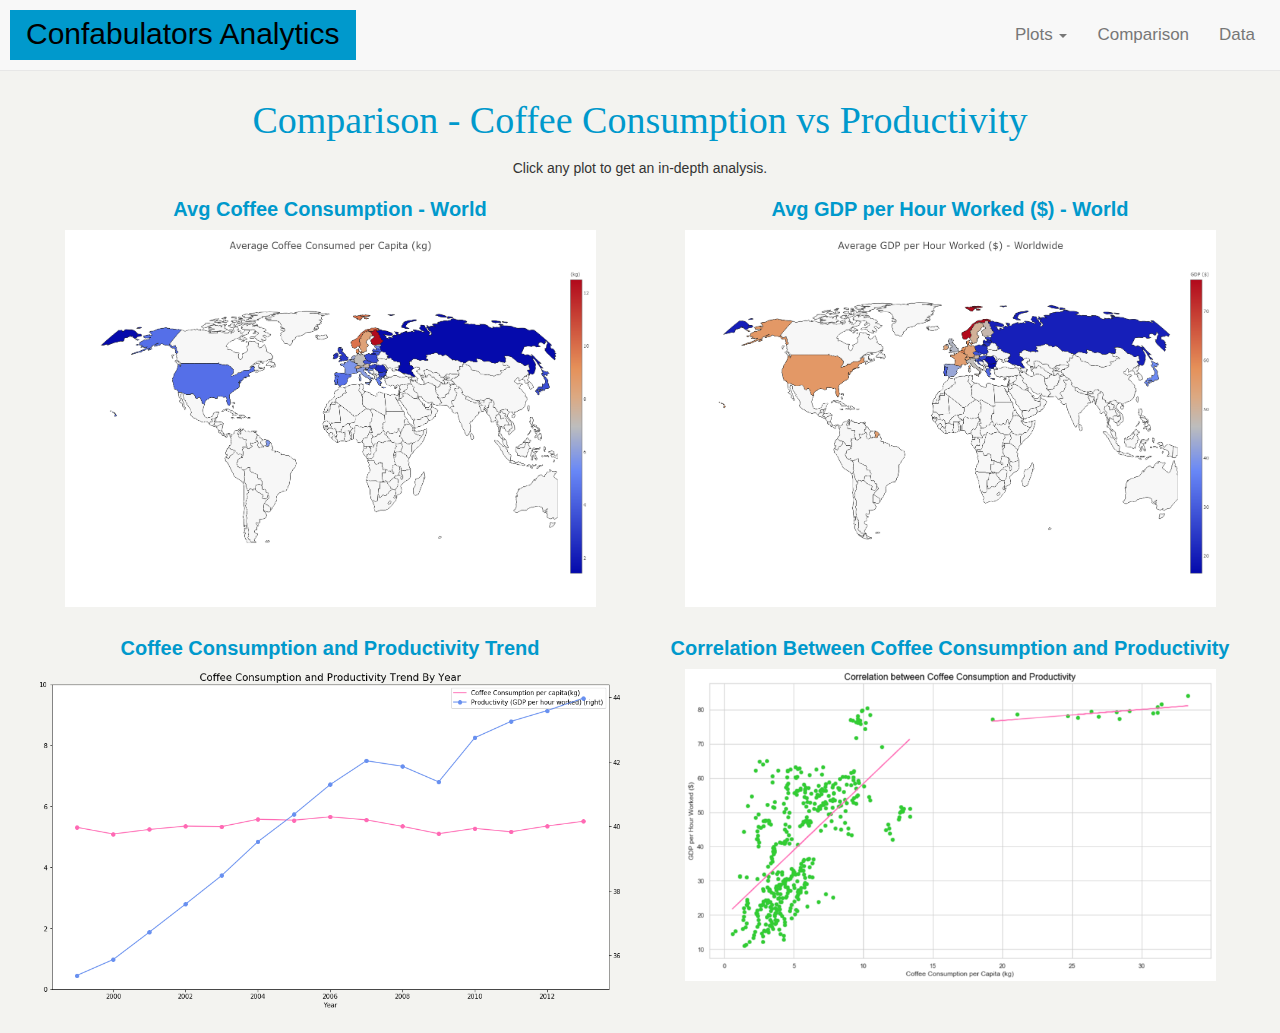
<file: comparison_page.html>
<!DOCTYPE html>
<html lang="en">
<head>
    <meta charset="UTF-8">
    <!-- adding meta tag for viewport and width to help with multiple sized device layouts -->
    <meta name="viewport" content="width=device-width, initial-scale=1, shrink-to-fit=no">
    <!-- Bring in our bootstrap stylesheet -->
    <link rel="stylesheet" href="https://maxcdn.bootstrapcdn.com/bootstrap/3.3.7/css/bootstrap.min.css" integrity="sha384-BVYiiSIFeK1dGmJRAkycuHAHRg32OmUcww7on3RYdg4Va+PmSTsz/K68vbdEjh4u" crossorigin="anonymous">
    <link rel="stylesheet" href="styles.css">
    <script src="https://maxcdn.bootstrapcdn.com/bootstrap/3.3.7/js/bootstrap.min.js"></script>
    <script src="https://ajax.googleapis.com/ajax/libs/jquery/1.12.4/jquery.min.js"></script>


    <title>Supporting Data</title>
</head>

<body>
<nav class="navbar navbar-default navbar-fixed-top">
    <div class="container-fluid">
        <div class="navbar-header">
              
                <button type="button" class="navbar-toggle collapsed"  data-toggle="collapse" data-target="#smNav">
                    <span class="icon-bar"></span>
                    <span class="icon-bar"></span>
                    <span class="icon-bar"></span>
                </button> 
                <a class="navbar-brand brand" href="index.html">Confabulators Analytics</a>
        </div> <!-- navbar header-->
        <div class="collapse navbar-collapse" id="smNav">
         <ul class="nav navbar-nav navbar-right">
            <li class="dropdown">
                <a class="dropdown-toggle" role="button" data-toggle="dropdown" href="#">Plots
                    <span class="caret"></span>
                </a>
                <ul class="dropdown-menu">
                   
                    <li><a href="viz1_page.html">Consumption</a></li>
                    <li><a href="vis2_page.html">GDP</a></li>
                    <li><a href="viz3_page.html">Trend</a></li>
                    <li><a href="vis4_page.html"> Correlation</a></li>
                </ul><!-- dropown -->
            </li>
            <li><a href="comparison_page.html">Comparison</a></li>
            <li><a href="data_page.html">Data</a></li>
          </ul>
        </div> <!-- collapse-->
    </div>  <!-- container fluid-->
</nav>

<div class="container-fluid text-center mt-200">
    
    <h2>Comparison - Coffee Consumption vs Productivity</h2>
    <!-- using the "lead" class to make paragraph more prominent -->
    <p>Click any plot to get an in-depth analysis.</p>

<div class="row">
        <div class="col-sm-6">
            <h4>Avg Coffee Consumption - World</h4>
            <a href="viz1_page.html" title="Avg Coffee Consumption - World"> <img class="img-responsive" src="avg_consumption_world.png"  alt="Avg Coffee Consumption Worldwide" style="width:90%"></a><br></div>
        <div class="col-sm-6">
            <h4>Avg GDP per Hour Worked ($) - World</h4>
            <a href="vis2_page.html" title="Avg GDP per Hour Worked ($) - World"> <img class="img-responsive" src="gdp_world.png"  alt="Avg GDP per Hour Worked ($) - World" style="width:90%"></a>
        </div> <!-- col -->
    </div> 
    <div class="row">    
        <div class="col-sm-6">
                <h4>Coffee Consumption and Productivity Trend</h4>
                <a href="viz3_page.html" title="World View"> <img class="img-responsive" src="ComparTrend.png"  alt="Avg Coffee Consumption Worldwide" style="width:100%"></a></div>
            <div class="col-sm-6">  
                <h4>Correlation Between Coffee Consumption and Productivity</h4>
                <a href="vis4_page.html" title="Correlation"> <img class="img-responsive" src="correlation.png"  alt="Avg Coffee Consumption Worldwide" style="width:90%"></a>

        </div> <!-- col -->
    </div> <!-- row -->
    
</div> <!-- end top div-->
</body>
</html>
</file>
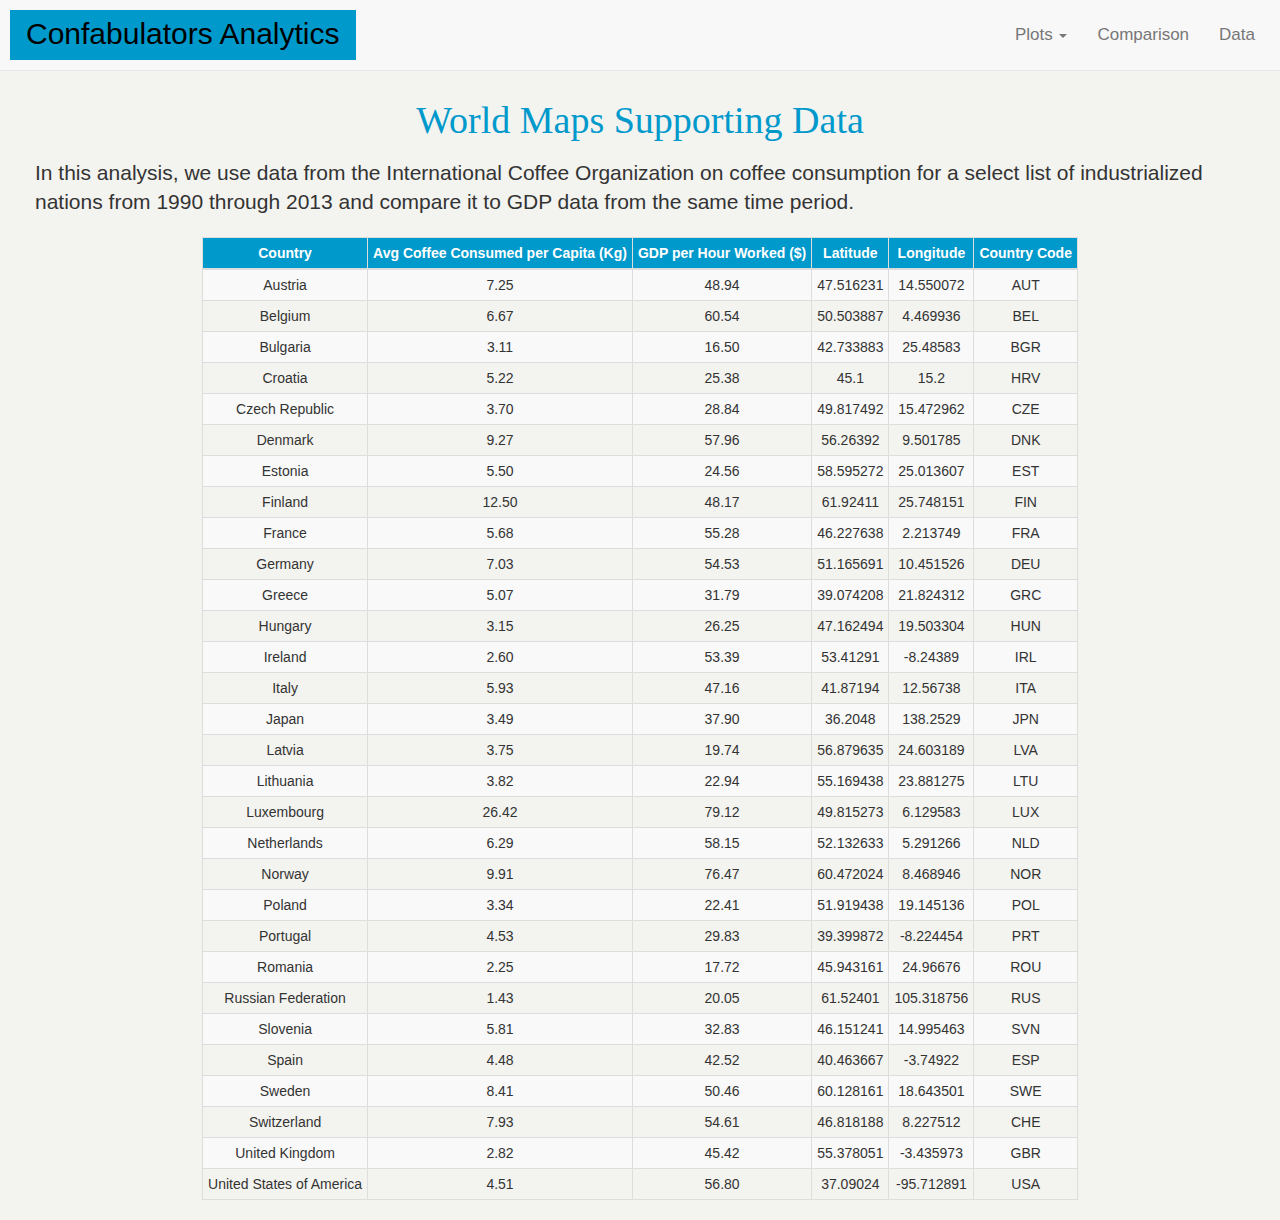
<file: data_page.html>
<!DOCTYPE html>
<html lang="en">
<head>
    <meta charset="UTF-8">
    <!-- adding meta tag for viewport and width to help with multiple sized device layouts -->
    <meta name="viewport" content="width=device-width, initial-scale=1, shrink-to-fit=no">
    <!-- Bring in our bootstrap stylesheet -->
    <link rel="stylesheet" href="https://maxcdn.bootstrapcdn.com/bootstrap/3.3.7/css/bootstrap.min.css" integrity="sha384-BVYiiSIFeK1dGmJRAkycuHAHRg32OmUcww7on3RYdg4Va+PmSTsz/K68vbdEjh4u" crossorigin="anonymous">
    <link rel="stylesheet" href="styles.css">
    <script src="https://maxcdn.bootstrapcdn.com/bootstrap/3.3.7/js/bootstrap.min.js"></script>
    <script src="https://ajax.googleapis.com/ajax/libs/jquery/1.12.4/jquery.min.js"></script>


    <title>Supporting Data</title>
</head>

<body>
<nav class="navbar navbar-default navbar-fixed-top">
    <div class="container-fluid">
        <div class="navbar-header">
              
                <button type="button" class="navbar-toggle collapsed"  data-toggle="collapse" data-target="#smNav">
                    <span class="icon-bar"></span>
                    <span class="icon-bar"></span>
                    <span class="icon-bar"></span>
                </button> 
                <a class="navbar-brand brand" href="index.html">Confabulators Analytics</a>
        </div> <!-- navbar header-->
        <div class="collapse navbar-collapse" id="smNav">
         <ul class="nav navbar-nav navbar-right">
            <li class="dropdown">
                <a class="dropdown-toggle" role="button" data-toggle="dropdown" href="#">Plots
                    <span class="caret"></span>
                </a>
                <ul class="dropdown-menu">
                   
                    <li><a href="viz1_page.html">Consumption</a></li>
                    <li><a href="vis2_page.html">GDP</a></li>
                    <li><a href="viz3_page.html">Trend</a></li>
                    <li><a href="vis4_page.html"> Correlation</a></li>
                </ul><!-- dropown -->
            </li>
            <li><a href="comparison_page.html">Comparison</a></li>
            <li><a href="data_page.html">Data</a></li>
          </ul>
        </div> <!-- collapse-->
    </div>  <!-- container fluid-->
</nav>
<div class="container-fluid text-left mt-200">
    
            <h2>World Maps Supporting Data</h2>
            <!-- using the "lead" class to make paragraph more prominent -->
            <p class="lead">In this analysis, we use data from the International Coffee Organization on coffee consumption for a select list of industrialized nations from 1990 through 2013 and compare it to GDP data from the same time period.</p>
      
</div> <!--container for h2-->
</div> <!-- end top div-->


<!-- inserting table containing data used for analytics, original file was csv, used XmlGrid to 
    convert to basic html. Use Boostrap & CSS to enhance table -->
<div class ="content table-responsive-sm table-full-width padding mt=30">
    <table align="center" class="table-condensed table-bordered table-striped table-hover ">
        <thead>
            <tr style="text-align:center;">
                <th>Country</th>
                <th>Avg Coffee Consumed per Capita (Kg)</th>
                <th>GDP per Hour Worked ($)</th>
                <th>Latitude</th>
                <th>Longitude</th>
                <th>Country Code</th>
            </tr>
        </thead>
        <tbody>
            <tr>
              <td>Austria</td>
              <td>7.25</td>
              <td>48.94</td>
              <td>47.516231</td>
              <td>14.550072</td>
              <td>AUT</td>
            </tr>
            <tr>
              <td>Belgium</td>
              <td>6.67</td>
              <td>60.54</td>
              <td>50.503887</td>
              <td>4.469936</td>
              <td>BEL</td>
            </tr>
            <tr>
              <td>Bulgaria</td>
              <td>3.11</td>
              <td>16.50</td>
              <td>42.733883</td>
              <td>25.48583</td>
              <td>BGR</td>
            </tr>
            <tr>
              <td>Croatia</td>
              <td>5.22</td>
              <td>25.38</td>
              <td>45.1</td>
              <td>15.2</td>
              <td>HRV</td>
            </tr>
            <tr>
              <td>Czech Republic</td>
              <td>3.70</td>
              <td>28.84</td>
              <td>49.817492</td>
              <td>15.472962</td>
              <td>CZE</td>
            </tr>
            <tr>
              <td>Denmark</td>
              <td>9.27</td>
              <td>57.96</td>
              <td>56.26392</td>
              <td>9.501785</td>
              <td>DNK</td>
            </tr>
            <tr>
              <td>Estonia</td>
              <td>5.50</td>
              <td>24.56</td>
              <td>58.595272</td>
              <td>25.013607</td>
              <td>EST</td>
            </tr>
            <tr>
              <td>Finland</td>
              <td>12.50</td>
              <td>48.17</td>
              <td>61.92411</td>
              <td>25.748151</td>
              <td>FIN</td>
            </tr>
            <tr>
              <td>France</td>
              <td>5.68</td>
              <td>55.28</td>
              <td>46.227638</td>
              <td>2.213749</td>
              <td>FRA</td>
            </tr>
            <tr>
              <td>Germany</td>
              <td>7.03</td>
              <td>54.53</td>
              <td>51.165691</td>
              <td>10.451526</td>
              <td>DEU</td>
            </tr>
            <tr>
              <td>Greece</td>
              <td>5.07</td>
              <td>31.79</td>
              <td>39.074208</td>
              <td>21.824312</td>
              <td>GRC</td>
            </tr>
            <tr>
              <td>Hungary</td>
              <td>3.15</td>
              <td>26.25</td>
              <td>47.162494</td>
              <td>19.503304</td>
              <td>HUN</td>
            </tr>
            <tr>
              <td>Ireland</td>
              <td>2.60</td>
              <td>53.39</td>
              <td>53.41291</td>
              <td>-8.24389</td>
              <td>IRL</td>
            </tr>
            <tr>
              <td>Italy</td>
              <td>5.93</td>
              <td>47.16</td>
              <td>41.87194</td>
              <td>12.56738</td>
              <td>ITA</td>
            </tr>
            <tr>
              <td>Japan</td>
              <td>3.49</td>
              <td>37.90</td>
              <td>36.2048</td>
              <td>138.2529</td>
              <td>JPN</td>
            </tr>
            <tr>
              <td>Latvia</td>
              <td>3.75</td>
              <td>19.74</td>
              <td>56.879635</td>
              <td>24.603189</td>
              <td>LVA</td>
            </tr>
            <tr>
              <td>Lithuania</td>
              <td>3.82</td>
              <td>22.94</td>
              <td>55.169438</td>
              <td>23.881275</td>
              <td>LTU</td>
            </tr>
            <tr>
              <td>Luxembourg</td>
              <td>26.42</td>
              <td>79.12</td>
              <td>49.815273</td>
              <td>6.129583</td>
              <td>LUX</td>
            </tr>
            <tr>
              <td>Netherlands</td>
              <td>6.29</td>
              <td>58.15</td>
              <td>52.132633</td>
              <td>5.291266</td>
              <td>NLD</td>
            </tr>
            <tr>
              <td>Norway</td>
              <td>9.91</td>
              <td>76.47</td>
              <td>60.472024</td>
              <td>8.468946</td>
              <td>NOR</td>
            </tr>
             <tr>
              <td>Poland</td>
              <td>3.34</td>
              <td>22.41</td>
              <td>51.919438</td>
              <td>19.145136</td>
              <td>POL</td>
            </tr>
            <tr>
              <td>Portugal</td>
              <td>4.53</td>
              <td>29.83</td>
              <td>39.399872</td>
              <td>-8.224454</td>
              <td>PRT</td>
            </tr>
            <tr>
              <td>Romania</td>
              <td>2.25</td>
              <td>17.72</td>
              <td>45.943161</td>
              <td>24.96676</td>
              <td>ROU</td>
            </tr>
            <tr>
              <td>Russian Federation</td>
              <td>1.43</td>
              <td>20.05</td>
              <td>61.52401</td>
              <td>105.318756</td>
              <td>RUS</td>
            </tr>
            <tr>
              <td>Slovenia</td>
              <td>5.81</td>
              <td>32.83</td>
              <td>46.151241</td>
              <td>14.995463</td>
              <td>SVN</td>
            </tr>
            <tr>
              <td>Spain</td>
              <td>4.48</td>
              <td>42.52</td>
              <td>40.463667</td>
              <td>-3.74922</td>
              <td>ESP</td>
            </tr>
            <tr>
              <td>Sweden</td>
              <td>8.41</td>
              <td>50.46</td>
              <td>60.128161</td>
              <td>18.643501</td>
              <td>SWE</td>
            </tr>
            <tr>
              <td>Switzerland</td>
              <td>7.93</td>
              <td>54.61</td>
              <td>46.818188</td>
              <td>8.227512</td>
              <td>CHE</td>
            </tr>
            <tr>
              <td>United Kingdom</td>
              <td>2.82</td>
              <td>45.42</td>
              <td>55.378051</td>
              <td>-3.435973</td>
              <td>GBR</td>
            </tr>
            <tr>
              <td>United States of America</td>
              <td>4.51</td>
              <td>56.80</td>
              <td>37.09024</td>
              <td>-95.712891</td>
              <td>USA</td>
            </tr>
        </tbody>
    </table>
</div> <!-- table-->





</body>
</html>
</file>
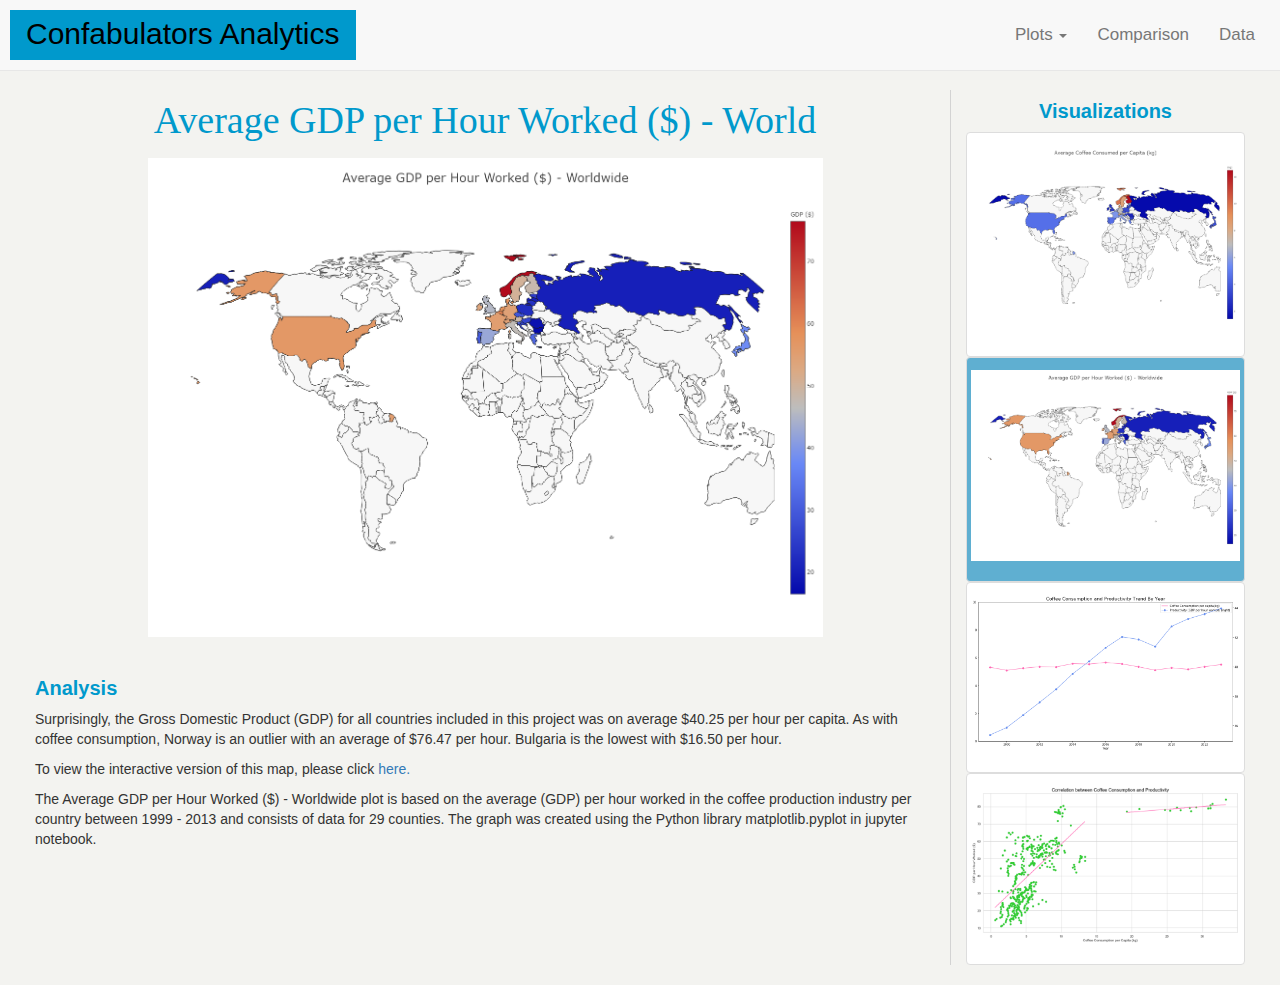
<file: vis2_page.html>
<!DOCTYPE html>
<html lang="en">
<head>
    <meta charset="UTF-8">
    <!-- adding meta tag for viewport and width to help with multiple sized device layouts -->
    <meta name="viewport" content="width=device-width, initial-scale=1, shrink-to-fit=no">
    <!-- Bring in our bootstrap stylesheet -->
    <link rel="stylesheet" href="https://maxcdn.bootstrapcdn.com/bootstrap/3.3.7/css/bootstrap.min.css" integrity="sha384-BVYiiSIFeK1dGmJRAkycuHAHRg32OmUcww7on3RYdg4Va+PmSTsz/K68vbdEjh4u" crossorigin="anonymous">
    <link rel="stylesheet" href="styles.css">
    <script src="https://maxcdn.bootstrapcdn.com/bootstrap/3.3.7/js/bootstrap.min.js"></script>
    <script src="https://ajax.googleapis.com/ajax/libs/jquery/1.12.4/jquery.min.js"></script>


    <title>Supporting Data</title>
</head>

<body>
<nav class="navbar navbar-default navbar-fixed-top">
    <div class="container-fluid">
        <div class="navbar-header">
              
                <button type="button" class="navbar-toggle collapsed"  data-toggle="collapse" data-target="#smNav">
                    <span class="icon-bar"></span>
                    <span class="icon-bar"></span>
                    <span class="icon-bar"></span>
                </button> 
                <a class="navbar-brand brand" href="index.html">Confabulators Analytics</a>
        </div> <!-- navbar header-->
        <div class="collapse navbar-collapse" id="smNav">
         <ul class="nav navbar-nav navbar-right">
            <li class="dropdown">
                <a class="dropdown-toggle" role="button" data-toggle="dropdown" href="#">Plots
                    <span class="caret"></span>
                </a>
                <ul class="dropdown-menu">
                   
                    <li><a href="viz1_page.html">Consumption</a></li>
                    <li><a href="vis2_page.html">GDP</a></li>
                    <li><a href="viz3_page.html">Trend</a></li>
                    <li><a href="vis4_page.html"> Correlation</a></li>
                </ul><!-- dropown -->
            </li>
            <li><a href="comparison_page.html">Comparison</a></li>
            <li><a href="data_page.html">Data</a></li>
          </ul>
        </div> <!-- collapse-->
    </div>  <!-- container fluid-->
</nav>
    
    <div class="container-fluid">
        <div class="row">
            <div class="col-sm-9">
                    <h2>Average GDP per Hour Worked ($) - World</h2>
                    <a href="#" title="Avg Coffee Consumption - World"> <img class="img-responsive" style="width:75%;" src="gdp_world.png"  alt="Avg Coffee Consumption Worldwide" style="width:100%"></a><br>
                
        
            <h3>Analysis</h3>
            <p>Surprisingly, the Gross Domestic Product (GDP) for all countries included in this project was on average $40.25 per hour per capita. As with coffee consumption, Norway is an outlier with an average of $76.47 per hour. Bulgaria is the lowest with $16.50 per hour. 
                <p>To view the interactive version of this map, please click <a href="https://plot.ly/~mosleykc/19/average-gdp-per-hour-worked-worldwide/#/" alt= "https://plot.ly/~mosleykc/19/average-gdp-per-hour-worked-worldwide/#/" target="_blank">here.</a></p>
            <p>The Average GDP per Hour Worked ($) - Worldwide plot is based on the average (GDP) per hour worked in the coffee production industry per country between 1999 - 2013 and consists of data for 29 counties. The graph was created using the Python library matplotlib.pyplot in jupyter notebook.
            </div><!--col-->
        
            <div class="col-sm-3 border"  >
                <h4>Visualizations</h4>
                
                <a href="viz1_page.html" title="Avg Coffee Consumption - World"> <img class="img-thumbnail" src="avg_consumption_world.png"  alt="Avg Coffee Consumption Worldwide" style="width:100%"></a><br>
                
                <a href="vis2_page.html" title="Avg GDP per Hour Worked ($) - World"> <img class="img-thumbnail active" src="gdp_world.png"  alt="Avg GDP per Hour Worked ($) - World" style="width:100%"></a><br>
                
                <a href="viz3_page.html" title="Avg Coffee Consumption and Productivity by Year"> <img class="img-thumbnail" src="ComparTrend.png"  alt="Avg Coffee Consumption Worldwide" style="width:100%"></a><br>
                
                <a href="vis4_page.html" title="Correlation Between Coffee Consumption and Productivity"> <img class="img-thumbnail" src="correlation.png"  alt="Correlation Between Coffee Consumption and Productivity" style="width:100%"></a><br>
                
            </div><!--img-->
        </div><!--end row-->
    </div><!--container-->
    
</div> <!-- end top div-->
</body>
</html>
</file>
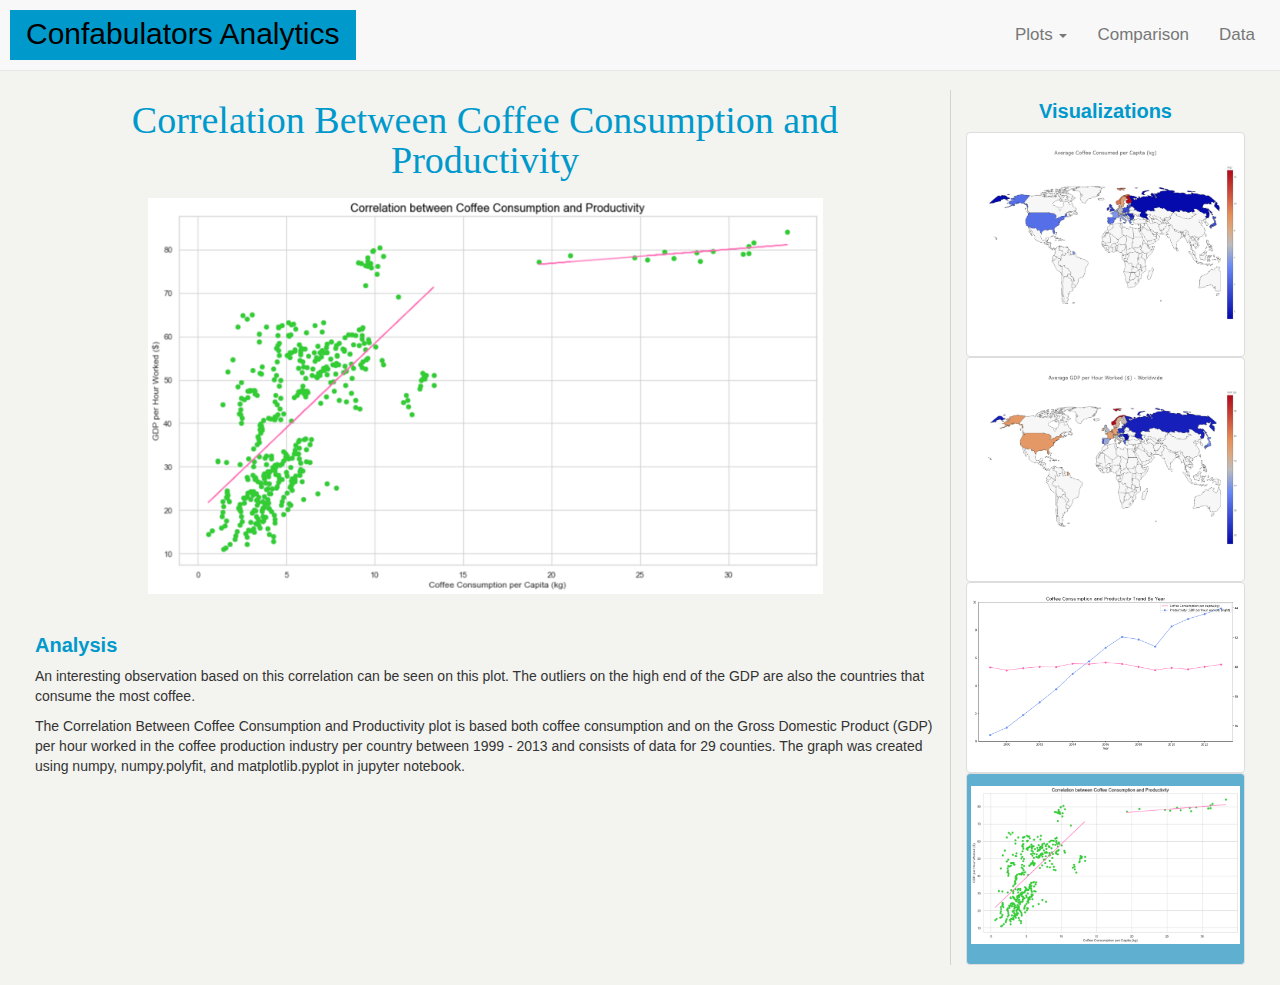
<file: vis4_page.html>
<!DOCTYPE html>
<html lang="en">
<head>
    <meta charset="UTF-8">
    <!-- adding meta tag for viewport and width to help with multiple sized device layouts -->
    <meta name="viewport" content="width=device-width, initial-scale=1, shrink-to-fit=no">
    <!-- Bring in our bootstrap stylesheet -->
    <link rel="stylesheet" href="https://maxcdn.bootstrapcdn.com/bootstrap/3.3.7/css/bootstrap.min.css" integrity="sha384-BVYiiSIFeK1dGmJRAkycuHAHRg32OmUcww7on3RYdg4Va+PmSTsz/K68vbdEjh4u" crossorigin="anonymous">
    <link rel="stylesheet" href="styles.css">
    <script src="https://maxcdn.bootstrapcdn.com/bootstrap/3.3.7/js/bootstrap.min.js"></script>
    <script src="https://ajax.googleapis.com/ajax/libs/jquery/1.12.4/jquery.min.js"></script>


    <title>Supporting Data</title>
</head>

<body>
<nav class="navbar navbar-default navbar-fixed-top">
    <div class="container-fluid">
        <div class="navbar-header">
              
                <button type="button" class="navbar-toggle collapsed"  data-toggle="collapse" data-target="#smNav">
                    <span class="icon-bar"></span>
                    <span class="icon-bar"></span>
                    <span class="icon-bar"></span>
                </button> 
                <a class="navbar-brand brand" href="index.html">Confabulators Analytics</a>
        </div> <!-- navbar header-->
        <div class="collapse navbar-collapse" id="smNav">
         <ul class="nav navbar-nav navbar-right">
            <li class="dropdown">
                <a class="dropdown-toggle" role="button" data-toggle="dropdown" href="#">Plots
                    <span class="caret"></span>
                </a>
                <ul class="dropdown-menu">
                   
                    <li><a href="viz1_page.html">Consumption</a></li>
                    <li><a href="vis2_page.html">GDP</a></li>
                    <li><a href="viz3_page.html">Trend</a></li>
                    <li><a href="vis4_page.html"> Correlation</a></li>
                </ul><!-- dropown -->
            </li>
            <li><a href="comparison_page.html">Comparison</a></li>
            <li><a href="data_page.html">Data</a></li>
          </ul>
        </div> <!-- collapse-->
    </div>  <!-- container fluid-->
</nav>
    
    <div class="container-fluid">
        <div class="row">
            <div class="col-sm-9">
                    <h2>Correlation Between Coffee Consumption and Productivity</h2>
                    <a href="#" title="Correlation Between Coffee Consumption and Productivity"> <img class="img-responsive" style="width:75%;" src="correlation.png"  alt="Correlation Between Coffee Consumption and Productivity" style="width:100%"></a><br>
                
        
            <h3>Analysis</h3>
            <p>An interesting observation based on this correlation can be seen on this plot. The outliers on the high end of the GDP are also the countries that consume the most coffee. 
              
            <p>The Correlation Between Coffee Consumption and Productivity plot is based both coffee consumption and on the Gross Domestic Product (GDP) per hour worked in the coffee production industry per country between 1999 - 2013 and consists of data for 29 counties. The graph was created using numpy, numpy.polyfit, and matplotlib.pyplot in jupyter notebook.
            </div><!--col-->
        
            <div class="col-sm-3 border"  >
                <h4>Visualizations</h4>
                
                <a href="viz1_page.html" title="Avg Coffee Consumption - World"> <img class="img-thumbnail" src="avg_consumption_world.png"  alt="Avg Coffee Consumption Worldwide" style="width:100%"></a><br>
                
                <a href="vis2_page.html" title="Avg GDP per Hour Worked ($) - World"> <img class="img-thumbnail" src="gdp_world.png"  alt="Avg GDP per Hour Worked ($) - World" style="width:100%"></a><br>
                
                <a href="viz3_page.html" title="Avg Coffee Consumption and Productivity by Year"> <img class="img-thumbnail" src="ComparTrend.png"  alt="Avg Coffee Consumption Worldwide" style="width:100%"></a><br>
                
                <a href="vis4_page.html" title="Correlation Between Coffee Consumption and Productivity"> <img class="img-thumbnail active" src="correlation.png"  alt="Correlation Between Coffee Consumption and Productivity" style="width:100%"></a><br>
                
            </div><!--img-->
        </div><!--end row-->
    </div><!--container-->
    
</div> <!-- end top div-->
</body>
</html>
</file>
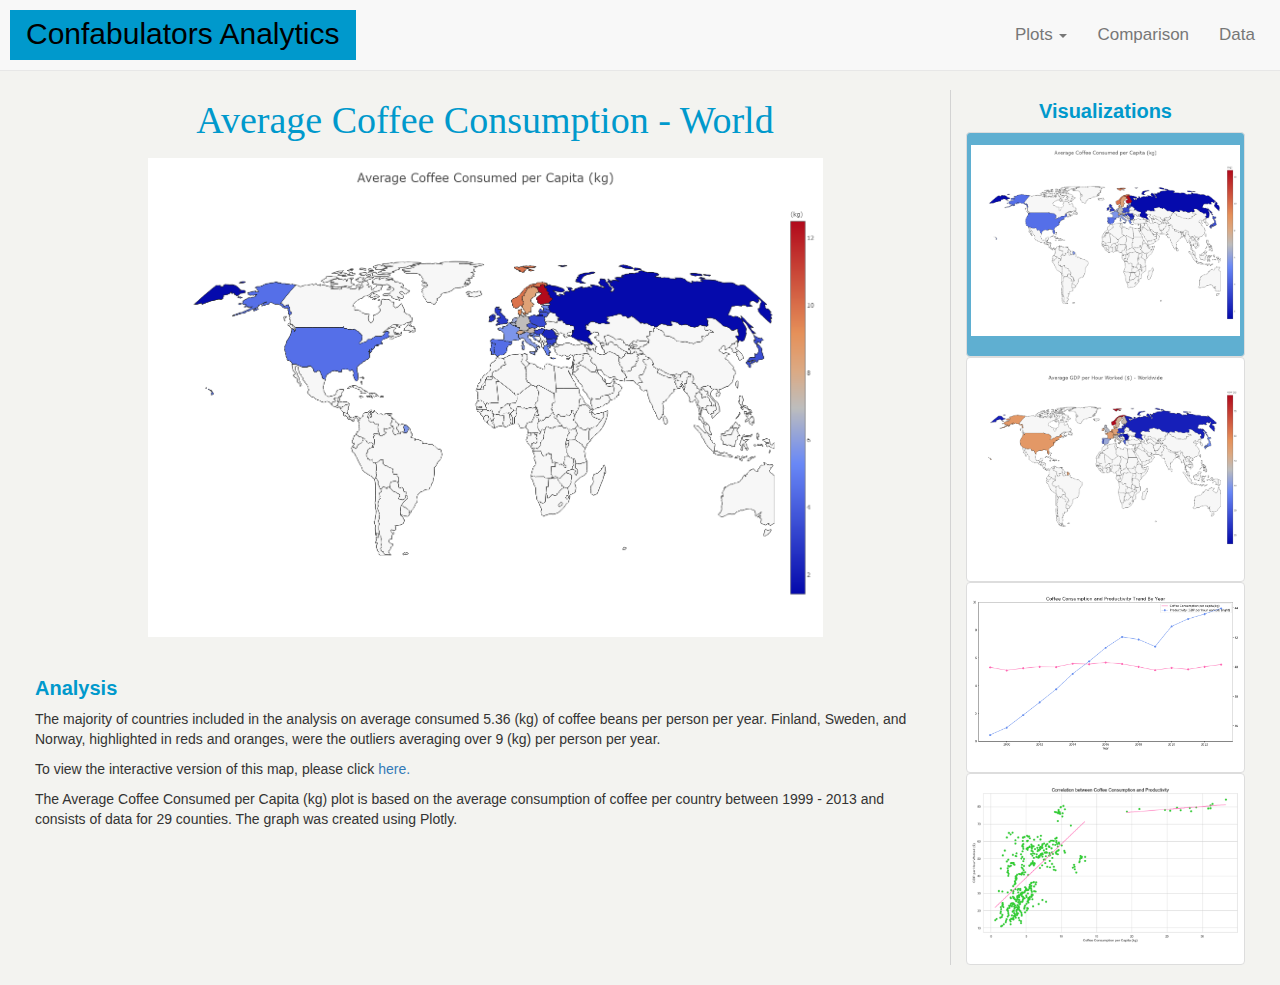
<file: viz1_page.html>
<!DOCTYPE html>
<html lang="en">
<head>
    <meta charset="UTF-8">
    <!-- adding meta tag for viewport and width to help with multiple sized device layouts -->
    <meta name="viewport" content="width=device-width, initial-scale=1, shrink-to-fit=no">
    <!-- Bring in our bootstrap stylesheet -->
    <link rel="stylesheet" href="https://maxcdn.bootstrapcdn.com/bootstrap/3.3.7/css/bootstrap.min.css" integrity="sha384-BVYiiSIFeK1dGmJRAkycuHAHRg32OmUcww7on3RYdg4Va+PmSTsz/K68vbdEjh4u" crossorigin="anonymous">
    <link rel="stylesheet" href="styles.css">
    <script src="https://maxcdn.bootstrapcdn.com/bootstrap/3.3.7/js/bootstrap.min.js"></script>
    <script src="https://ajax.googleapis.com/ajax/libs/jquery/1.12.4/jquery.min.js"></script>


    <title>Supporting Data</title>
</head>

<body>
<nav class="navbar navbar-default navbar-fixed-top">
    <div class="container-fluid">
        <div class="navbar-header">
              
                <button type="button" class="navbar-toggle collapsed"  data-toggle="collapse" data-target="#smNav">
                    <span class="icon-bar"></span>
                    <span class="icon-bar"></span>
                    <span class="icon-bar"></span>
                </button> 
                <a class="navbar-brand brand" href="index.html">Confabulators Analytics</a>
        </div> <!-- navbar header-->
        <div class="collapse navbar-collapse" id="smNav">
         <ul class="nav navbar-nav navbar-right">
            <li class="dropdown">
                <a class="dropdown-toggle" role="button" data-toggle="dropdown" href="#">Plots
                    <span class="caret"></span>
                </a>
                <ul class="dropdown-menu">
                   
                    <li><a href="viz1_page.html">Consumption</a></li>
                    <li><a href="vis2_page.html">GDP</a></li>
                    <li><a href="viz3_page.html">Trend</a></li>
                    <li><a href="vis4_page.html"> Correlation</a></li>
                </ul><!-- dropown -->
            </li>
            <li><a href="comparison_page.html">Comparison</a></li>
            <li><a href="data_page.html">Data</a></li>
          </ul>
        </div> <!-- collapse-->
    </div>  <!-- container fluid-->
</nav>
    
    <div class="container-fluid">
        <div class="row">
            <div class="col-sm-9">
                    <h2>Average Coffee Consumption - World</h2>
                    <a href="#" title="Avg Coffee Consumption - World"> <img class="img-responsive" style="width:75%;" src="avg_consumption_world.png"  alt="Avg Coffee Consumption Worldwide" style="width:100%"></a><br>
                
        
            <h3>Analysis</h3>
            <p>The majority of countries included in the analysis on average consumed 5.36 (kg) of coffee beans per person per year. Finland, Sweden, and Norway, highlighted in reds and oranges, were the outliers averaging over 9 (kg) per person per year.</p>
                <p>To view the interactive version of this map, please click <a href=https://plot.ly/~mosleykc/15/average-coffee-consumed-per-capita-kg/#plot alt= "https://plot.ly/~mosleykc/15/average-coffee-consumed-per-capita-kg/#plot" target="_blank">here.</a></p>
            <p>The Average Coffee Consumed per Capita (kg) plot is based on the average consumption of coffee per country between 1999 - 2013 and consists of data for 29 counties. The graph was created using Plotly.
            </div><!--col-->
        
            <div class="col-sm-3 border"  >
                <h4>Visualizations</h4>
                
                <a href="viz1_page.html" title="Avg Coffee Consumption - World"> <img class="img-thumbnail active" src="avg_consumption_world.png"  alt="Avg Coffee Consumption Worldwide" style="width:100%"></a><br>
                
                <a href="vis2_page.html" title="Avg GDP per Hour Worked ($) - World"> <img class="img-thumbnail" src="gdp_world.png"  alt="Avg GDP per Hour Worked ($) - World" style="width:100%"></a><br>
                
                <a href="viz3_page.html" title="Avg Coffee Consumption and Productivity by Year"> <img class="img-thumbnail" src="ComparTrend.png"  alt="Avg Coffee Consumption Worldwide" style="width:100%"></a><br>
                
                <a href="vis4_page.html" title="Correlation Between Coffee Consumption and Productivity"> <img class="img-thumbnail" src="correlation.png"  alt="Correlation Between Coffee Consumption and Productivity" style="width:100%"></a><br>
                
            </div><!--img-->
        </div><!--end row-->
    </div><!--container-->
    
</div> <!-- end top div-->
</body>
</html>
</file>
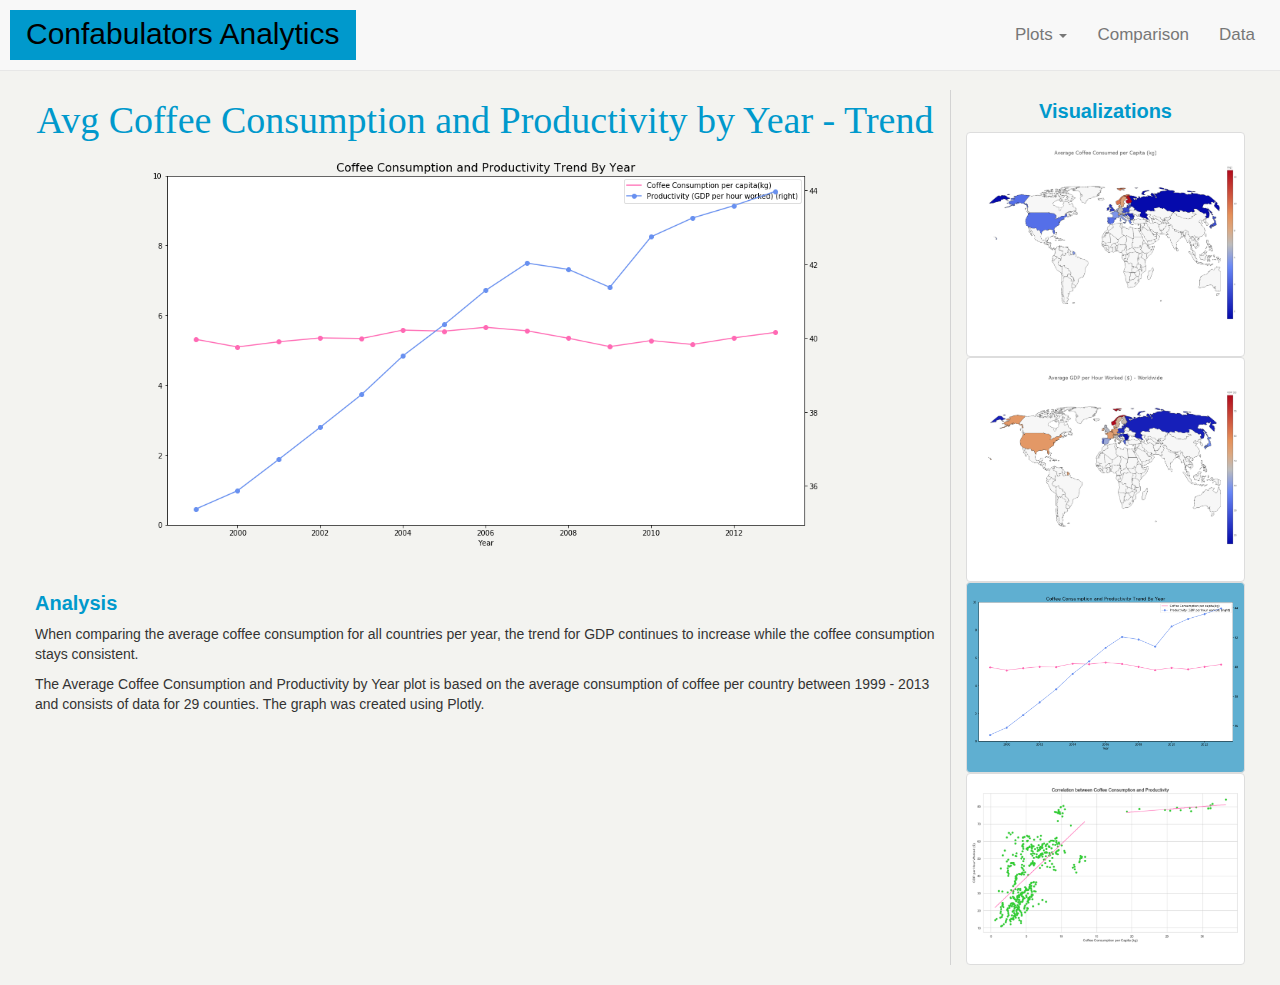
<file: viz3_page.html>
<!DOCTYPE html>
<html lang="en">
<head>
    <meta charset="UTF-8">
    <!-- adding meta tag for viewport and width to help with multiple sized device layouts -->
    <meta name="viewport" content="width=device-width, initial-scale=1, shrink-to-fit=no">
    <!-- Bring in our bootstrap stylesheet -->
    <link rel="stylesheet" href="https://maxcdn.bootstrapcdn.com/bootstrap/3.3.7/css/bootstrap.min.css" integrity="sha384-BVYiiSIFeK1dGmJRAkycuHAHRg32OmUcww7on3RYdg4Va+PmSTsz/K68vbdEjh4u" crossorigin="anonymous">
    <link rel="stylesheet" href="styles.css">
    <script src="https://maxcdn.bootstrapcdn.com/bootstrap/3.3.7/js/bootstrap.min.js"></script>
    <script src="https://ajax.googleapis.com/ajax/libs/jquery/1.12.4/jquery.min.js"></script>


    <title>Supporting Data</title>
</head>

<body>
<nav class="navbar navbar-default navbar-fixed-top">
    <div class="container-fluid">
        <div class="navbar-header">
              
                <button type="button" class="navbar-toggle collapsed"  data-toggle="collapse" data-target="#smNav">
                    <span class="icon-bar"></span>
                    <span class="icon-bar"></span>
                    <span class="icon-bar"></span>
                </button> 
                <a class="navbar-brand brand" href="index.html">Confabulators Analytics</a>
        </div> <!-- navbar header-->
        <div class="collapse navbar-collapse" id="smNav">
         <ul class="nav navbar-nav navbar-right">
            <li class="dropdown">
                <a class="dropdown-toggle" role="button" data-toggle="dropdown" href="#">Plots
                    <span class="caret"></span>
                </a>
                <ul class="dropdown-menu">
                   
                    <li><a href="viz1_page.html">Consumption</a></li>
                    <li><a href="vis2_page.html">GDP</a></li>
                    <li><a href="viz3_page.html">Trend</a></li>
                    <li><a href="vis4_page.html"> Correlation</a></li>
                </ul><!-- dropown -->
            </li>
            <li><a href="comparison_page.html">Comparison</a></li>
            <li><a href="data_page.html">Data</a></li>
          </ul>
        </div> <!-- collapse-->
    </div>  <!-- container fluid-->
</nav>
    
    <div class="container-fluid">
        <div class="row">
            <div class="col-sm-9">
                    <h2>Avg Coffee Consumption and Productivity by Year - Trend</h2>
                    <a href="#" title="Avg Coffee Consumption and Productivity by Year"> <img class="img-responsive" style="width:75%;" src="ComparTrend.png"  alt="Avg Coffee Consumption and Productivity by Year - Trend" style="width:100%"></a><br>
                
        
            <h3>Analysis</h3>
            <p>When comparing the average coffee consumption for all countries per year, the trend for GDP continues to increase while the coffee consumption stays consistent.
                
            <p>The Average Coffee Consumption and Productivity by Year plot is based on the average consumption of coffee per country between 1999 - 2013 and consists of data for 29 counties. The graph was created using Plotly.
            </div><!--col-->
        
            <div class="col-sm-3 border"  >
                <h4>Visualizations</h4>
                
                <a href="viz1_page.html" title="Avg Coffee Consumption - World"> <img class="img-thumbnail" src="avg_consumption_world.png"  alt="Avg Coffee Consumption Worldwide" style="width:100%"></a><br>
                
                <a href="vis2_page.html" title="Avg GDP per Hour Worked ($) - World"> <img class="img-thumbnail" src="gdp_world.png"  alt="Avg GDP per Hour Worked ($) - World" style="width:100%"></a><br>
                
                <a href="viz3_page.html" title="Avg Coffee Consumption and Productivity by Year"> <img class="img-thumbnail active" src="ComparTrend.png"  alt="Avg Coffee Consumption Worldwide" style="width:100%"></a><br>
                
                <a href="vis4_page.html" title="Correlation Between Coffee Consumption and Productivity"> <img class="img-thumbnail" src="correlation.png"  alt="Correlation Between Coffee Consumption and Productivity" style="width:100%"></a><br>
                
            </div><!--img-->
        </div><!--end row-->
    </div><!--container-->
    
</div> <!-- end top div-->
</body>
</html>
</file>
<file: styles.css>
/* Making the body background color pure white */
body {
  background: rgb(243, 243, 240);
  padding-top:90px;
  padding-bottom:20px;
  padding-left:20px;
  padding-right:20px;
}

h1 {
  font-size: 80px;
}

/* Adding color to h2 tags */
 h2 {
    font-size: 38px;
    text-align: center;
    margin: 10px 0px 18px 0px; 
    line-height: 40px;
    font-weight: 500;
    color: #0099cc;
    font-family: OpenSans-Semibold;
  }

h3 {
  font-size: 20px;
  font-weight: bold;
  text-align: left;
  color: #0099cc;
}

h4 {
  font-size: 20px;
  font-weight: bold;
  text-align: center;
  color: #0099cc;
}



table, th, td {
  border: 1px solid black;
  text-align: center;
  }

table.a {
  table-layout: fixed;
  width: 100%;  
}




/*adding styling and coordinating color to column header tag */
thead {
  padding-top: 12px;
  padding-bottom: 12px;
  text-align: center;
  background-color: #0099cc;
  color: white;
}

img {
  display: block;
  margin-left: auto;
  margin-right: auto;
  width: 40%;
}

iframe:focus { 
  outline: none;
}

iframe[seamless] { 
  display: block;
}

tbody tr:hover {
  background-color:darkslategray;
}



.list-group {
  background-color: #cdcdcd;
}

.card-header {
  font-size: 20px;
  font-weight: bold;
  text-align: left; 
  padding-bottom: 12px;
  padding-top: 5px;
  color: #0099cc;
 }

.row {
  border:1px lightgray;
}

.border {
  border-left: 1px solid lightgray;
}

.center {
  display: block;
  margin-left: auto;
  margin-right: auto;
  width: 50%;
}


/* Giving our navbar some padding and a background color */
.navbar {
 padding: 10px;

 overflow: hidden;
 max-height: 80px;
 text-align: center;
}

.navbar-brand.brand {
  font-size: 30px;
  color:black;
  background: #0099cc;
}

.navbar-toggle {
  margin-top: 23px;
  padding: 9px 10px !important;
}

.img-thumbnail {
  padding-top: 12px;
  padding-bottom: 20px;
}
/* Making our navbar ul's inline-block elements this makes it so we can have multiple on the same line. 
Floats could have been used too 
 .navbar a {
  display: inline-block;
  padding: 20px;
  margin-right: 10px;
  margin-left: 10px;
  cursor: pointer;
  background: #0099cc;
  font-size: 20px;
  border-radius: 3px;
}*/

/* Getting rid of the default link styles here */
 /*.navbar li a {
  color: #000;
  text-decoration: none;
}*/

/* Styling the header, giving it a height, a background color, and some top padding */
.header {
  height: 100px;
  padding-top: 20px;
  background: #cdcdcd;
}

/* Centering our h1 tag inside our header, giving it a little padding, removing its margin */
.header h1 {
  padding: 0px;
  margin: 0;
  color: #5fafd1;
  text-align: center;   
  }






.navbar.navbar-8 .navbar-toggler-icon {
  background-image: url('https://mdbootstrap.com/img/svg/hamburger4.svg?color=1729B0');
  }


  .navbar a {
    /*float: left;*/
    display: block;
    color: black;
    text-align: center;
    padding: 14px 16px;
    text-decoration: none;
    font-size: 17px;
  }
  
  .navbar a:hover {
    background-color: #5fafd1;
    color: black;
  }
  
  .active {
    background-color: #5fafd1;
    color: black;
  }
  
  .navbar .icon {
    display: none;
  }
  
/* Dropdown Button */
.dropbtn {
  background-color: #4CAF50;
  color: white;
  padding: 16px;
  font-size: 16px;
  border: none;
}

/* The container <div> - needed to position the dropdown content */
.dropdown {
  position: relative;
  display: inline-block;
}

/* Dropdown Content (Hidden by Default) */
.dropdown-content {
  display: none;
  position: absolute;
  background-color: #f1f1f1;
  min-width: 160px;
  box-shadow: 0px 8px 16px 0px rgba(0,0,0,0.2);
  z-index: 1;
}

/* Links inside the dropdown */
.dropdown-content a {
  color: black;
  padding: 12px 16px;
  text-decoration: none;
  display: block;
}



/* Change color of dropdown links on hover */
.dropdown-content a:hover {background-color: #ddd;}

/* Show the dropdown menu on hover */
.dropdown:hover .dropdown-content {display: block;}

/* Change the background color of the dropdown button when the dropdown content is shown */
.dropdown:hover .dropbtn {background-color: #3e8e41;}


  @media screen and (max-width: 600px) {
    .navbar a:not(:first-child) {display: none;}
    .navbar a.icon {
      float: right;
      display: block;
    }
  }
  
  @media screen and (max-width: 600px) {
    .navbar.responsive {position: relative;}
    .navbar.responsive .icon {
      position: absolute;
      right: 0;
      top: 0;
    }
    .navbar.responsive a {
      float: none;
      display: block;
      text-align: left;
    }
  }
/* Adding media queries to show the drop-down, and hide the navbar when the screen is smaller than 480 pixels */
@media (max-width: 480px) {
  .navbar li {
    padding: 10px 0;
  }

   .navbar ul {
    visibility: hidden;
  }

   #nav-select {
    visibility: visible;
  }



}
#nav-select {
  visibility: hidden;}
</file>
